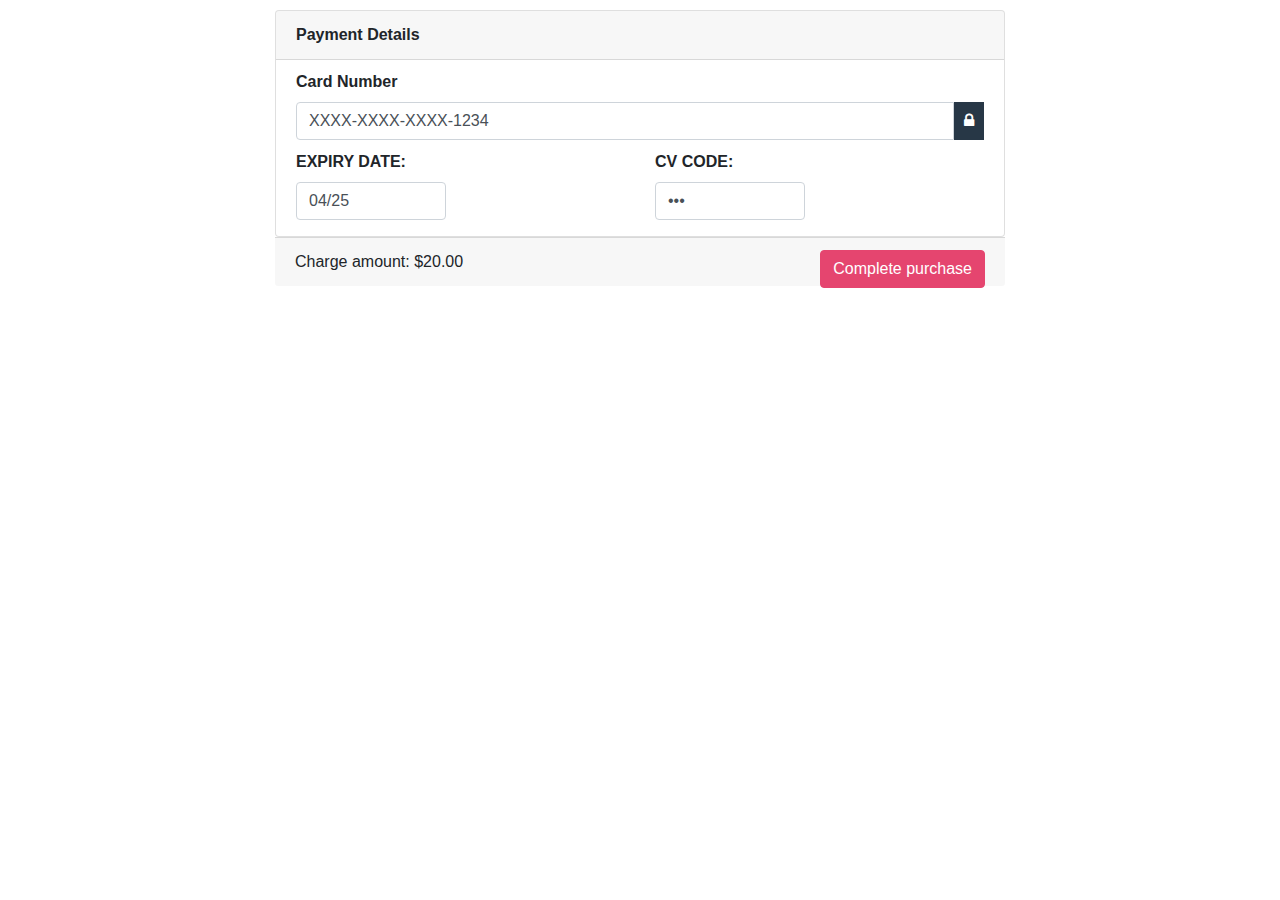
<file: cxtrendsindia/payment.html>
<!DOCTYPE html>
<html lang="en">
  <head>
    <!-- <title>Payment Interface In Bootstrap 4</title> -->
    <meta charset="utf-8" />
    <meta name="viewport" content="width=device-width, initial-scale=1" />
    <link rel="stylesheet" href="https://maxcdn.bootstrapcdn.com/bootstrap/4.3.1/css/bootstrap.min.css" />
    <link rel="stylesheet" href="https://cdnjs.cloudflare.com/ajax/libs/font-awesome/4.7.0/css/font-awesome.min.css" />
    <script
      src="https://cdnjs.cloudflare.com/ajax/libs/jquery/3.5.1/jquery.min.js"
      integrity="sha512-bLT0Qm9VnAYZDflyKcBaQ2gg0hSYNQrJ8RilYldYQ1FxQYoCLtUjuuRuZo+fjqhx/qtq/1itJ0C2ejDxltZVFg=="
      crossorigin="anonymous"
    ></script>
    <style type="text/css">
      section {
        display: flex;
        justify-content: center;
        align-items: center;
      }
      input[type='number']::-webkit-inner-spin-button,
      input[type='number']::-webkit-outer-spin-button {
        -webkit-appearance: none;
        margin: 0;
      }
      #slider {
        position: relative;
        overflow: hidden;
      }
      .fa-lock {
        background: #273746;
        color: #fff;
        line-height: 2.1;
        padding: 8%;
        width: 30px;
        text-align: center;
      }
      .container {
        margin-top: 10px !important;
      }
      @media (min-width: 360px) and (max-width: 767px) {
        .col-md-4 .form-group {
          margin-bottom: 0;
        }
      }
      .form-fields {
        width: 50%;
      }
      .payment-title {
        font-weight: 16px;
        font-weight: bold;
      }
      .card-body {
        padding-top: 10px;
        padding-bottom: 0px;
      }
      .btn-success,
      .btn-success:hover,
      .btn-success:visited {
        background-color: #e5456f !important;
        border-color: #e5456f !important;
        box-shadow: none !important;
      }

      .btn-success:active,
      .btn-success:focus {
        background-color: #c73651 !important;
        border-color: #c73651 !important;
        box-shadow: none !important;
      }

      .loader {
        position: absolute;
        background: #ffffff;
        top: 50%;
        left: 50%;
        transform: translate(-50%, -50%);
        z-index: 1;
      }

      .donut_spinner {
        display: inline-block;
        border: 4px solid rgba(0, 0, 0, 0.1);
        border-left-color: #e5456f;
        border-radius: 50%;
        width: 30px;
        height: 30px;
        animation: donut-spin 1.2s linear infinite;
        position: relative;
      }

      @keyframes donut-spin {
        0% {
          transform: rotate(0deg);
        }
        100% {
          transform: rotate(360deg);
        }
      }

      .overlay {
        display: none;
        position: absolute;
        height: 100%;
        width: 100%;
        background-color: rgba(255, 255, 255, 0.8);
        z-index: 2;
      }

      #success.overlay {
        background-color: #fff;
        padding: 14px;
      }

      #load.overlay {
        background-color: rgba(255, 255, 255, 0.8);
      }
    </style>
  </head>
  <body>
    <section id="webview-container">
      <div class="container mt-5" id="slider">
        <div class="overlay" id="load">
          <div class="loader">
            <div class="donut_spinner"></div>
          </div>
        </div>
        <div class="row">
          <div class="col-lg-2"></div>
          <div class="col-lg-8">
            <div class="card" id="payment-card">
              <div class="card-header">
                <div class="row">
                  <div class="col-md-8 payment-title">Payment Details</div>
                </div>
              </div>
              <div class="card-body">
                <div id="overlay" onclick="off()">
                  <div id="justify-content-center align-items-center">
                    <div class="spinner"></div>
                  </div>
                </div>
                <form action="" id="payment-form">
                  <label for="email" class="font-weight-bolder inputicon">Card Number</label>
                  <div class="input-group">
                    <input
                      type="text"
                      class="form-control"
                      placeholder="Valid Card Number"
                      value="XXXX-XXXX-XXXX-1234"
                    /><span class="input-group-addon"><i class="fa fa-lock"></i></span>
                  </div>
                  <div class="row">
                    <div class="col-sm-6 form-fields">
                      <div class="container p-0">
                        <label for="pwd" class="font-weight-bolder">EXPIRY DATE:</label>
                        <div class="row">
                          <div class="form-group col-xs-6 col-sm-6">
                            <input type="text" class="form-control" placeholder="MM" value="04/25" />
                          </div>
                        </div>
                      </div>
                    </div>
                    <div class="col-sm-6 form-fields">
                      <div class="container p-0">
                        <label for="pwd" class="font-weight-bolder">CV CODE:</label>
                        <div class="row">
                          <div class="form-group col-xs-6 col-sm-6">
                            <input type="password" value="123" class="form-control" placeholder="CVV" />
                          </div>
                        </div>
                      </div>
                    </div>
                  </div>
                </form>
              </div>
            </div>
            <div id="presentment" class="card-footer">
              Charge amount: <span id="charge-amount">$20.00</span>&nbsp;&nbsp;&nbsp;
              <button id="confirm-button" class="btn btn-success float-right text-right">Complete purchase</button>
            </div>
            <!-- <div id="post-payment" class="card-footer" style="display:none;">
          <button id="confirm-button" class="btn btn-success float-right text-right">Ok</button>
        </div> -->
          </div>
        </div>
      </div>
    </section>
    <script>
      ;(function (d, s, id) {
        var js,
          fjs = d.getElementsByTagName(s)[0]
        if (d.getElementById(id)) {
          return
        }
        js = d.createElement(s)
        js.id = id
        js.src = 'https://cdn.smooch.io/webview-sdk.min.js'
        fjs.parentNode.insertBefore(js, fjs)
      })(document, 'script', 'WebviewSdkScript')
    </script>
    <script>
      //Get Conversations ID
      let locationHash = window.location.hash.split('#')
      let conversationId = locationHash[1]

      $(document).ready(function () {
        function getParameterByName(name, url = window.location.href) {
          name = name.replace(/[\[\]]/g, '\\$&')
          var regex = new RegExp('[?&]' + name + '(=([^&#]*)|&|#|$)'),
            results = regex.exec(url)
          if (!results) return null
          if (!results[2]) return ''
          return decodeURIComponent(results[2].replace(/\+/g, ' '))
        }
        $(document).on('click', '#confirm-button', function (e) {
          $('#load').show()
          $.ajax({
            type: 'POST',
            url: 'https://29aaefe7-eb94-4004-916c-1bdcf2d9efa6.trayapp.io',
            data: JSON.stringify({
              events: [
                {
                  type: 'conversation:postback',
                  payload: {
                    conversation: {
                      id: conversationId
                    },
                    postback: {
                      payload: 'payment_completed'
                    },
                    source: {
                      type: 'web'
                    }
                  }
                }
              ]
            }),
            complete: function () {
              $('#load').hide()
              window.scrollTo(0, 0)
              window.WebviewSdk.close(
                () => console.log('success!'),
                (e) => console.log('failure', e)
              )
            },
            error: function (e) {
              console.log({ e })
            },
            dataType: 'json',
            contentType: 'application/json'
          })
        })
      })
    </script>
  </body>
</html>
</file>
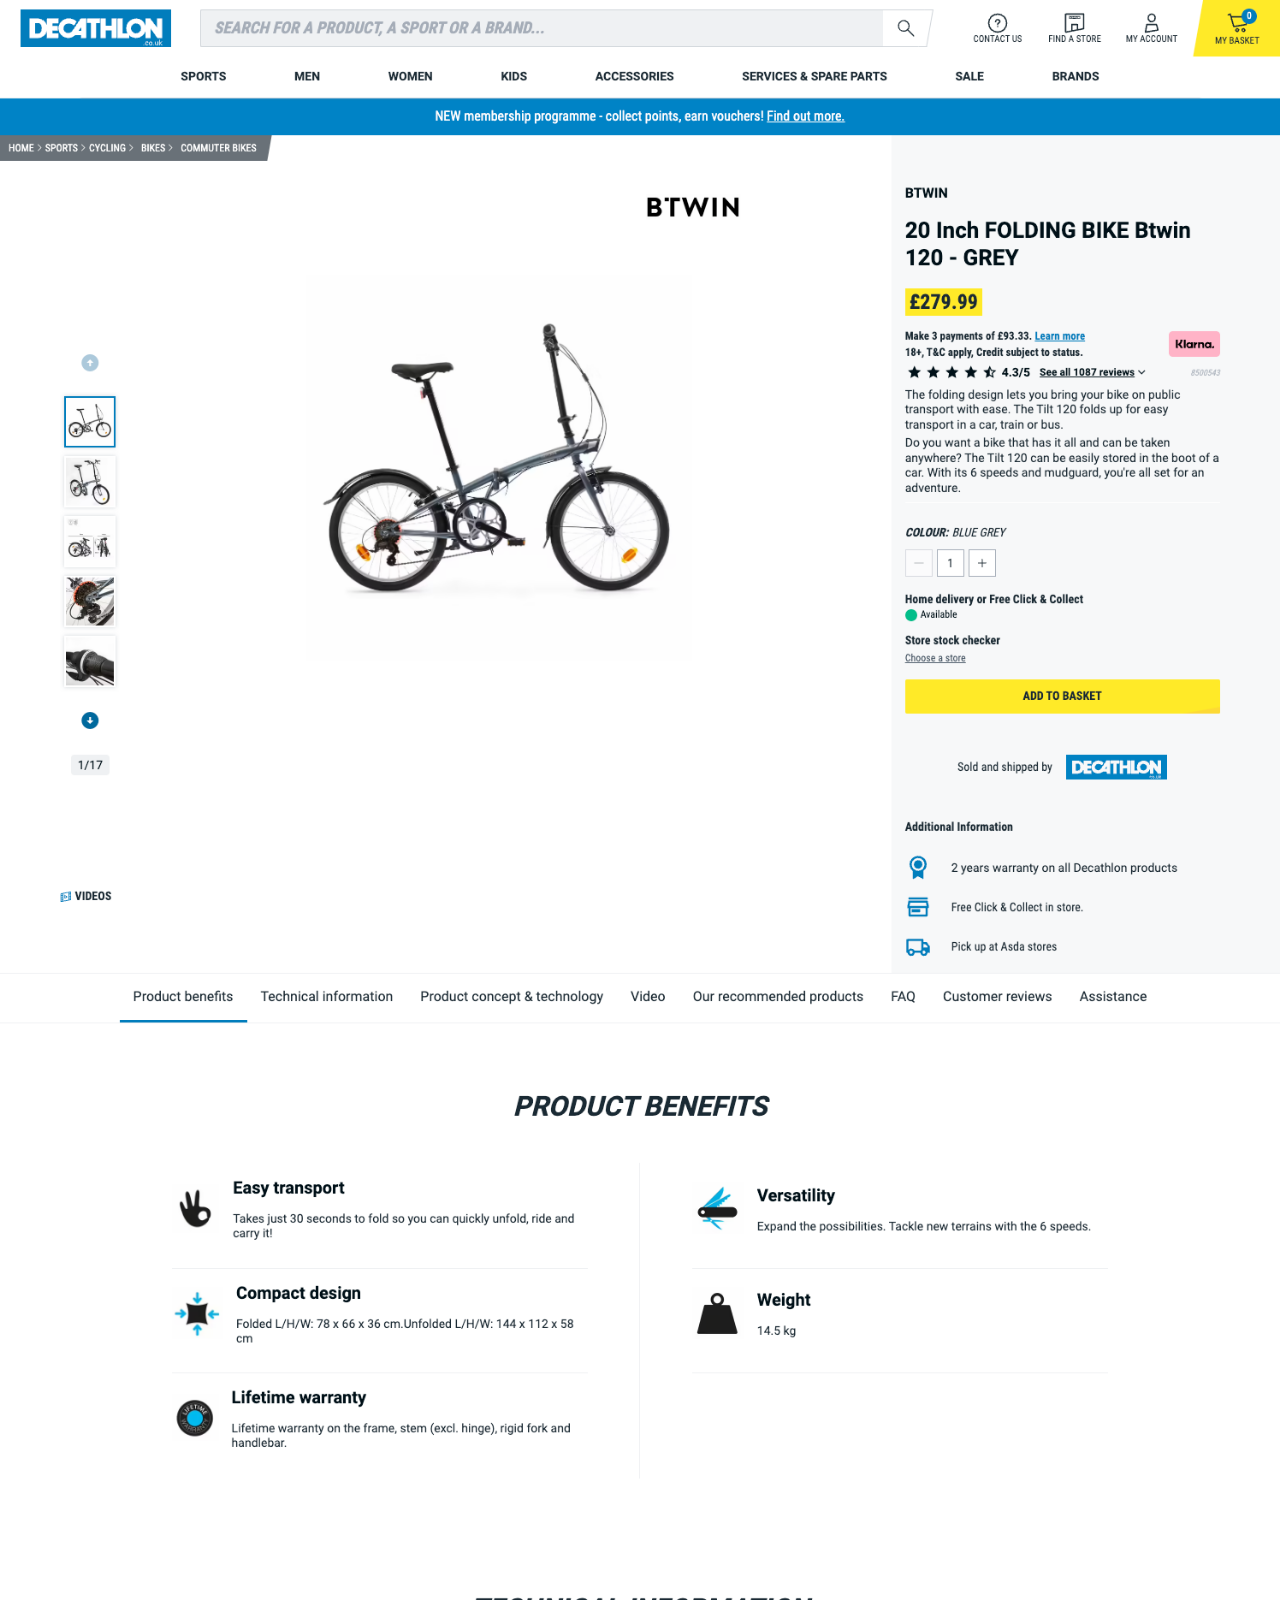
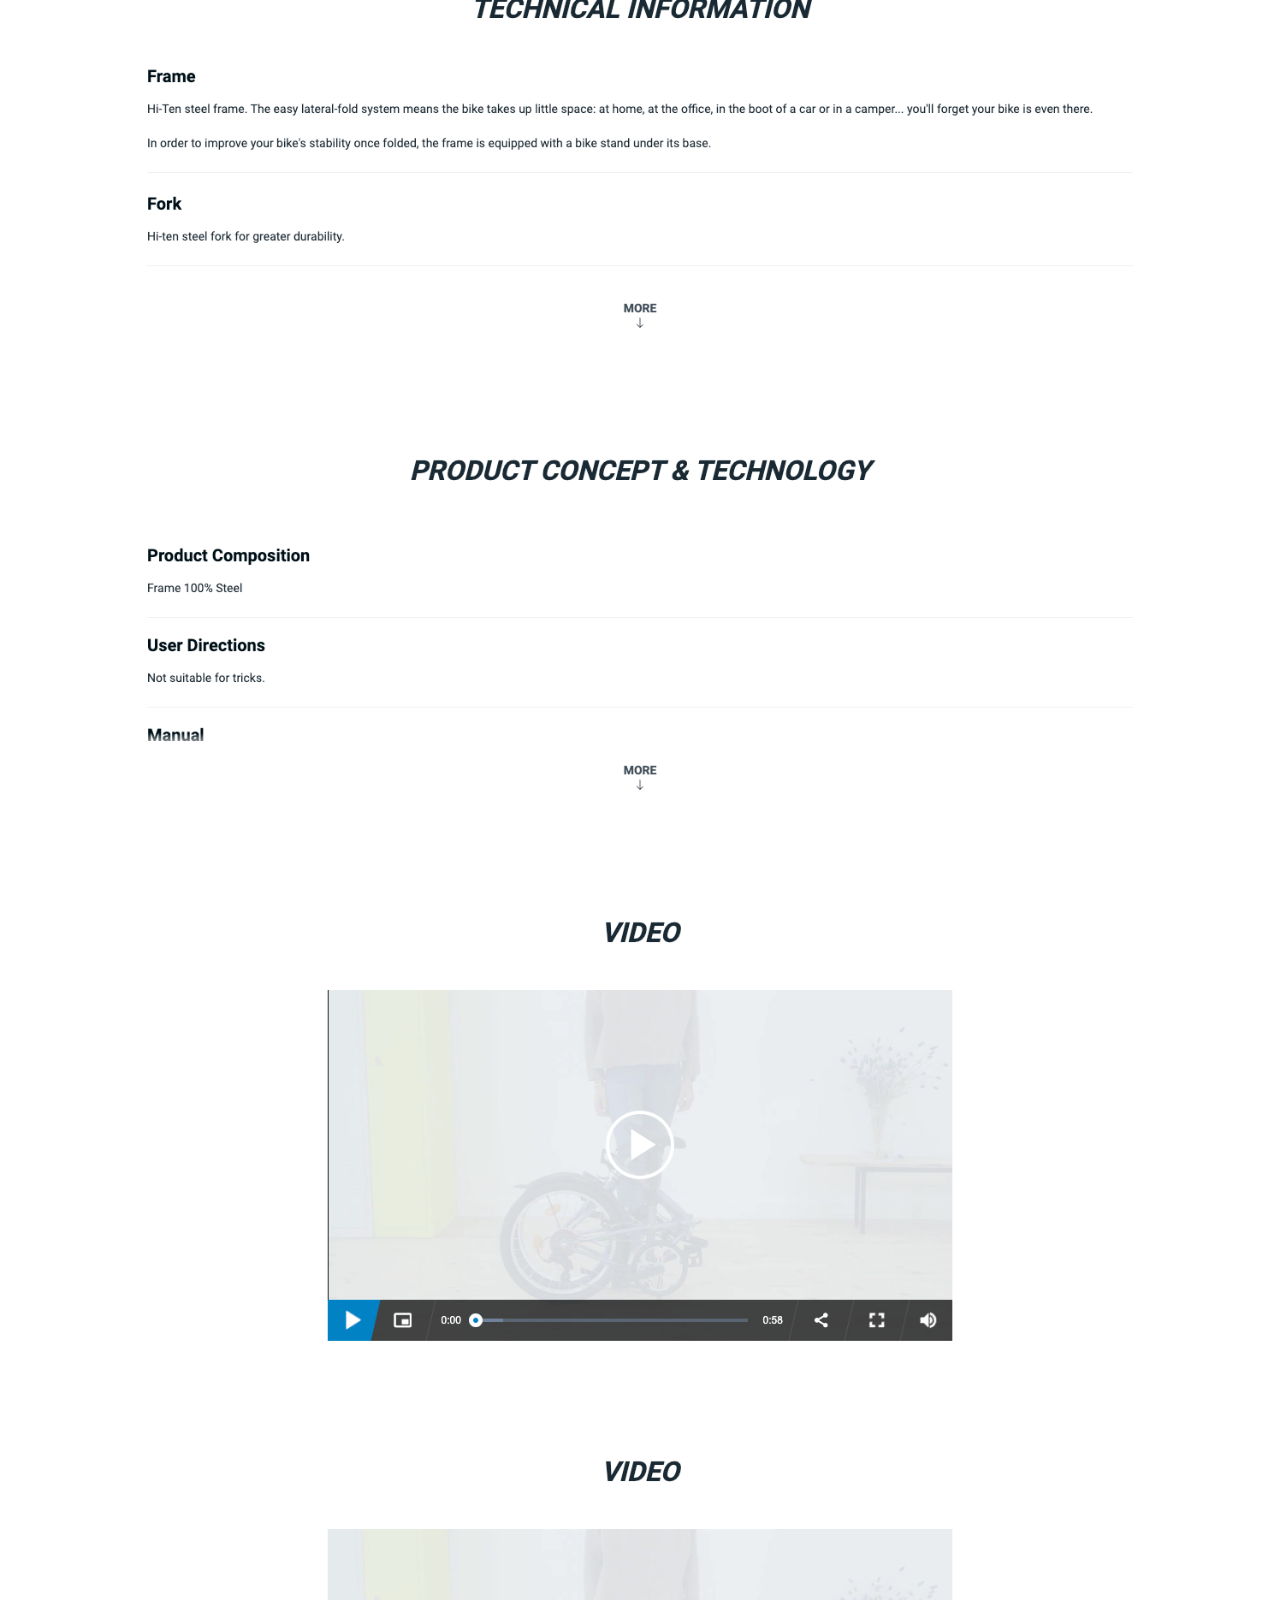
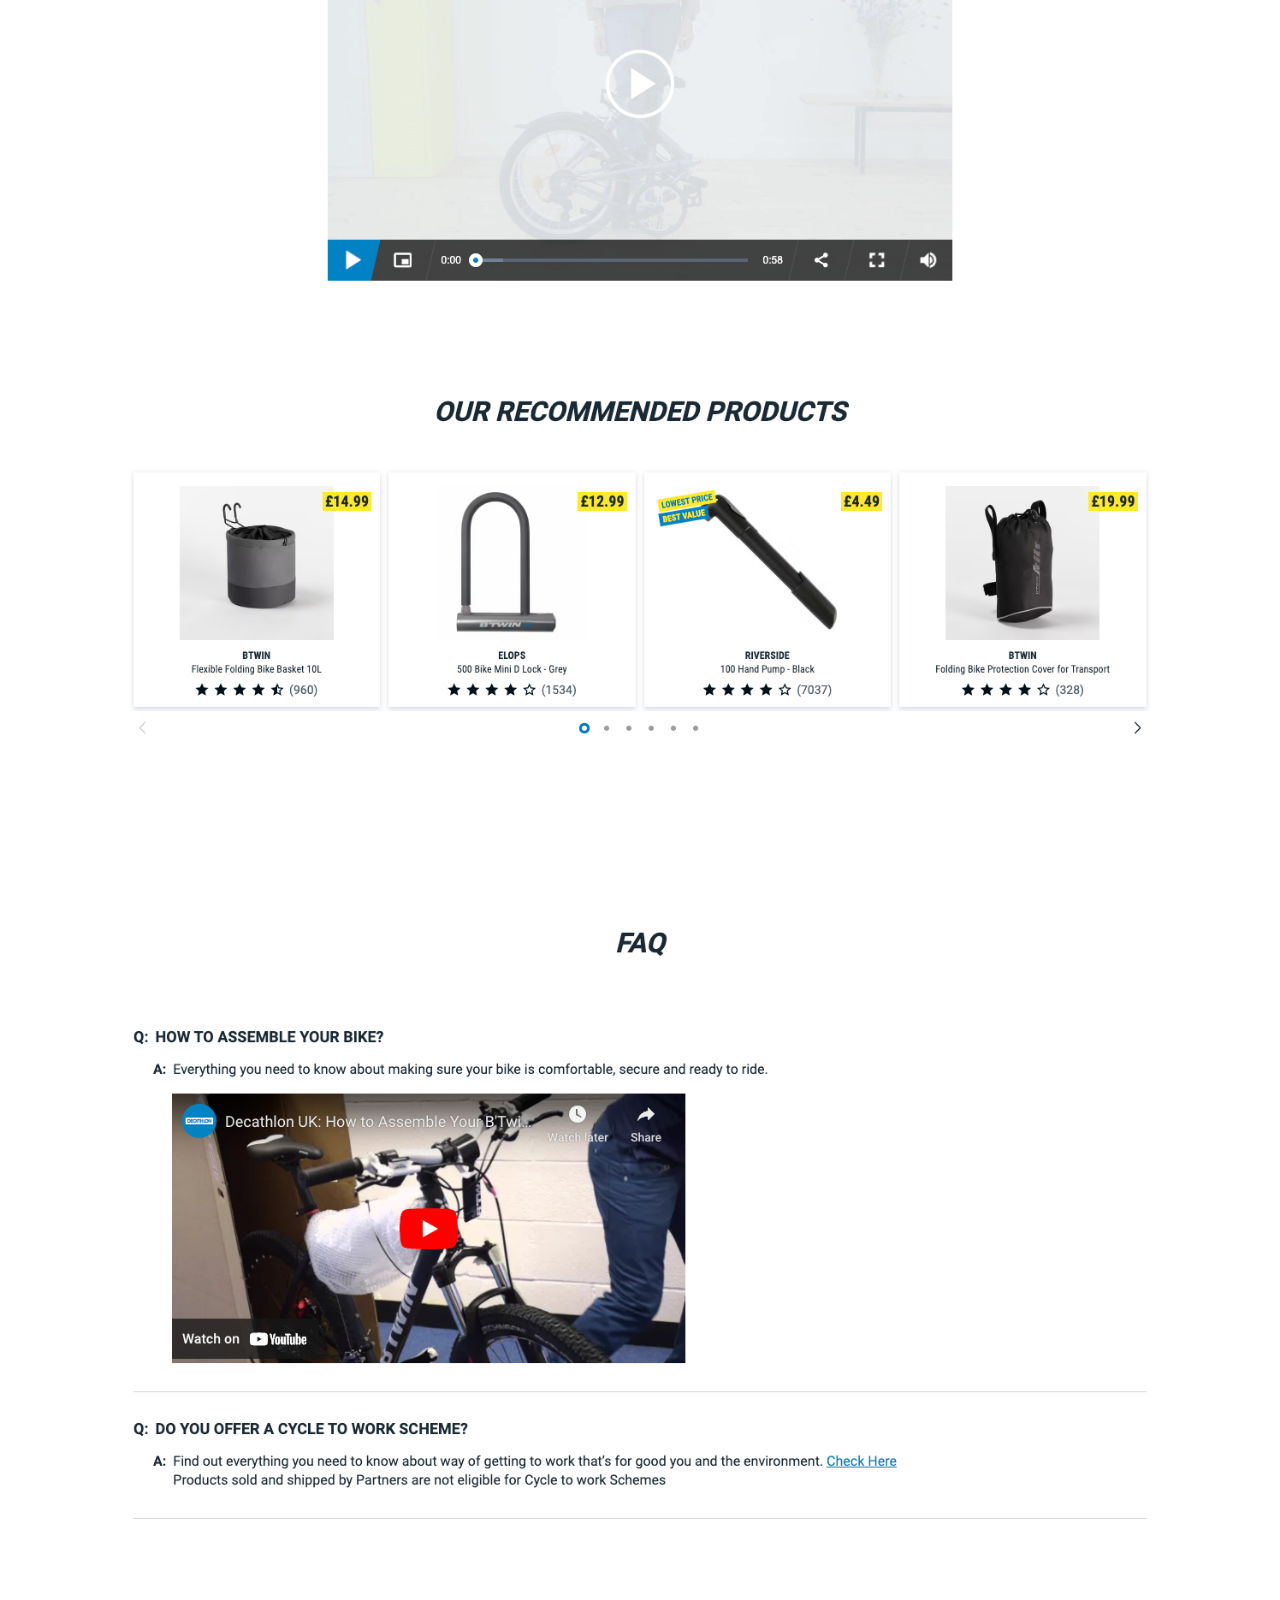
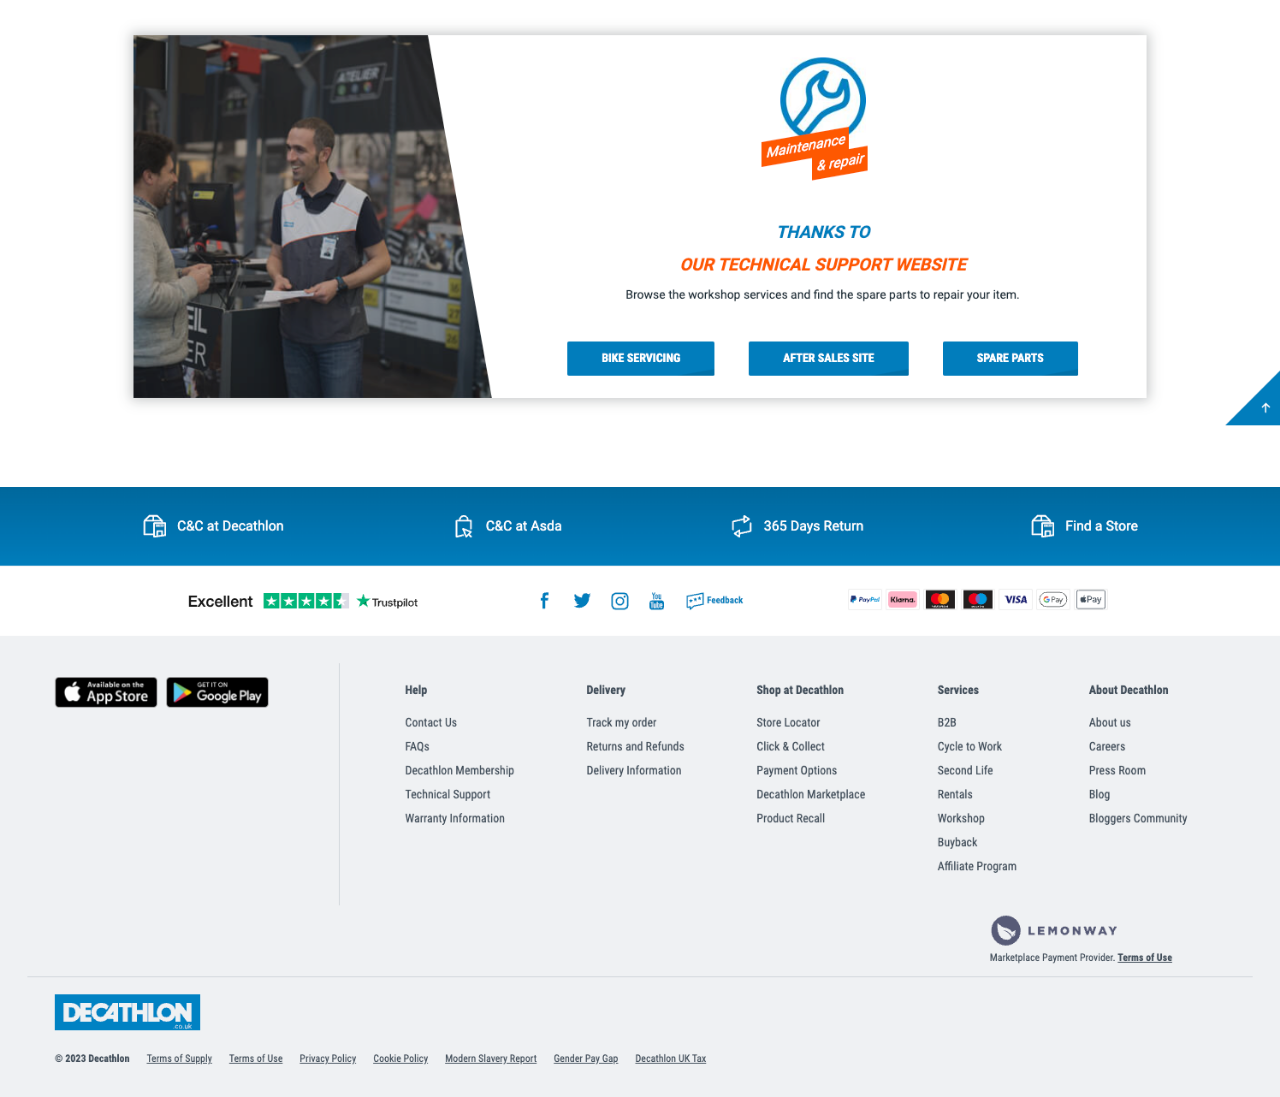
<file: decathlon/pages/bike.html>
<!DOCTYPE html>
<html>
  <head>
    <title>Decathlon</title>
    <meta charset="UTF-8" />
    <link rel="icon" href="https://www.decathlon.co.uk/render/favicon-96x96.1d72df8f08484c5c2852.png" />
    <meta name="viewport" content="width=device-width, initial-scale=1, maximum-scale=1" />
    <style>
      body {
        margin: 0;
        padding: 0;
        font-family: sans-serif;
        font-size: 15px;
      }
    </style>
    <!-- SunCo widget -->
    <script>
      !(function (o, p, s, e, c) {
        var i,
          a,
          h,
          u = [],
          d = []
        function t() {
          var t = 'You must provide a supported major version.'
          try {
            if (!c) throw new Error(t)
            var e,
              n = 'https://cdn.smooch.io/',
              r = 'smooch'
            if ((e = 'string' == typeof this.response ? JSON.parse(this.response) : this.response).url) {
              var o = p.getElementsByTagName('script')[0],
                s = p.createElement('script')
              s.async = !0
              var i = c.match(/([0-9]+).?([0-9]+)?.?([0-9]+)?/),
                a = i && i[1]
              if (i && i[3]) s.src = n + r + '.' + c + '.min.js'
              else {
                if (!(4 <= a && e['v' + a])) throw new Error(t)
                s.src = e['v' + a]
              }
              o.parentNode.insertBefore(s, o)
            }
          } catch (e) {
            e.message === t && console.error(e)
          }
        }
        ;(o[s] = {
          init: function () {
            i = arguments
            var t = {
              then: function (e) {
                return d.push({ type: 't', next: e }), t
              },
              catch: function (e) {
                return d.push({ type: 'c', next: e }), t
              }
            }
            return t
          },
          on: function () {
            u.push(arguments)
          },
          render: function () {
            a = arguments
          },
          destroy: function () {
            h = arguments
          }
        }),
          (o.__onWebMessengerHostReady__ = function (e) {
            if ((delete o.__onWebMessengerHostReady__, (o[s] = e), i))
              for (var t = e.init.apply(e, i), n = 0; n < d.length; n++) {
                var r = d[n]
                t = 't' === r.type ? t.then(r.next) : t.catch(r.next)
              }
            a && e.render.apply(e, a), h && e.destroy.apply(e, h)
            for (n = 0; n < u.length; n++) e.on.apply(e, u[n])
          })
        var n = new XMLHttpRequest()
        n.addEventListener('load', t),
          n.open('GET', 'https://' + e + '.webloader.smooch.io/', !0),
          (n.responseType = 'json'),
          n.send()
      })(window, document, 'Smooch', '640b0d9e751dc50119794404', '5')
    </script>
    <script>
      Smooch.init({
        integrationId: '640b0d9e751dc50119794404',
        soundNotificationEnabled: false,
        canUserSeeConversationList: true,
        notificationChannelPromptEnabled: false,
        integrationOrder: [],
        businessName: 'Decathlon',
        businessIconUrl: 'https://asset.brandfetch.io/idf5K0LZSL/idCavYYqqL.png',
        customColors: {
          brandColor: '0099ff',
          conversationColor: '0099ff',
          actionColor: '0099ff'
        }
        // Update HTML to allow click events on New Conversation button
      }).then(() => {
        var iframe = document.getElementById('web-messenger-container')
        iframedocument = iframe.contentDocument || iframe.contentWindow.document
        iframedocument.addEventListener(
          'click',
          function (evt) {
            initializeButton(iframedocument)
          },
          false
        )
      })
    </script>
    <script>
      // Create a conversation when the widget is opened the first time
      Smooch.on('widget:opened', () => {
        if (Smooch.getConversations().length == 0) {
          Smooch.createConversation({
            metadata: {
              language: 'en-gb',
              webpage: window.location.href
            }
          }).then((conversation) => {
            CobrowseIO.customData = {
              zendesk_web_user_id: Smooch.getConversations()[0].participants[0].userId
            }
            console.log(conversation)
          })
        }
      })
    </script>
    <script>
      // Create a conversation when user clicks "New Conversation"
      function initializeButton(iframedocument) {
        var conversationFooter = iframedocument.getElementsByClassName('conversation-group-footer')[0]
        if (conversationFooter) {
          conversationFooter.innerHTML = '<button onclick=parent.createConversation()>New Conversation</button>'
        }
      }
      function createConversation() {
        if (Smooch.isOpened()) {
          Smooch.createConversation({
            metadata: {
              language: 'en-gb',
              webpage: window.location.href
            }
          }).then((conversation) => {
            Smooch.loadConversation(conversation.id)
          })
        }
      }
    </script>
    <!-- Cobrowse snippet -->
    <script>
      ;(function (w, t, c, p, s, e) {
        p = new Promise(function (r) {
          w[c] = {
            client: function () {
              if (!s) {
                s = document.createElement(t)
                s.src = 'https://js.cobrowse.io/CobrowseIO.js'
                s.async = 1
                e = document.getElementsByTagName(t)[0]
                e.parentNode.insertBefore(s, e)
                s.onload = function () {
                  r(w[c])
                }
              }
              return p
            }
          }
        })
      })(window, 'script', 'CobrowseIO')

      CobrowseIO.license = 'Lomb1xJcbZzorw'
      CobrowseIO.client().then(function () {
        CobrowseIO.start()
      })
    </script>
  </head>
  <body>
    <div>
      <a href="checkout.html">
        <img src="img/bike.png" style="display: block; width: 100%" />
      </a>
    </div>
  </body>
</html>
</file>
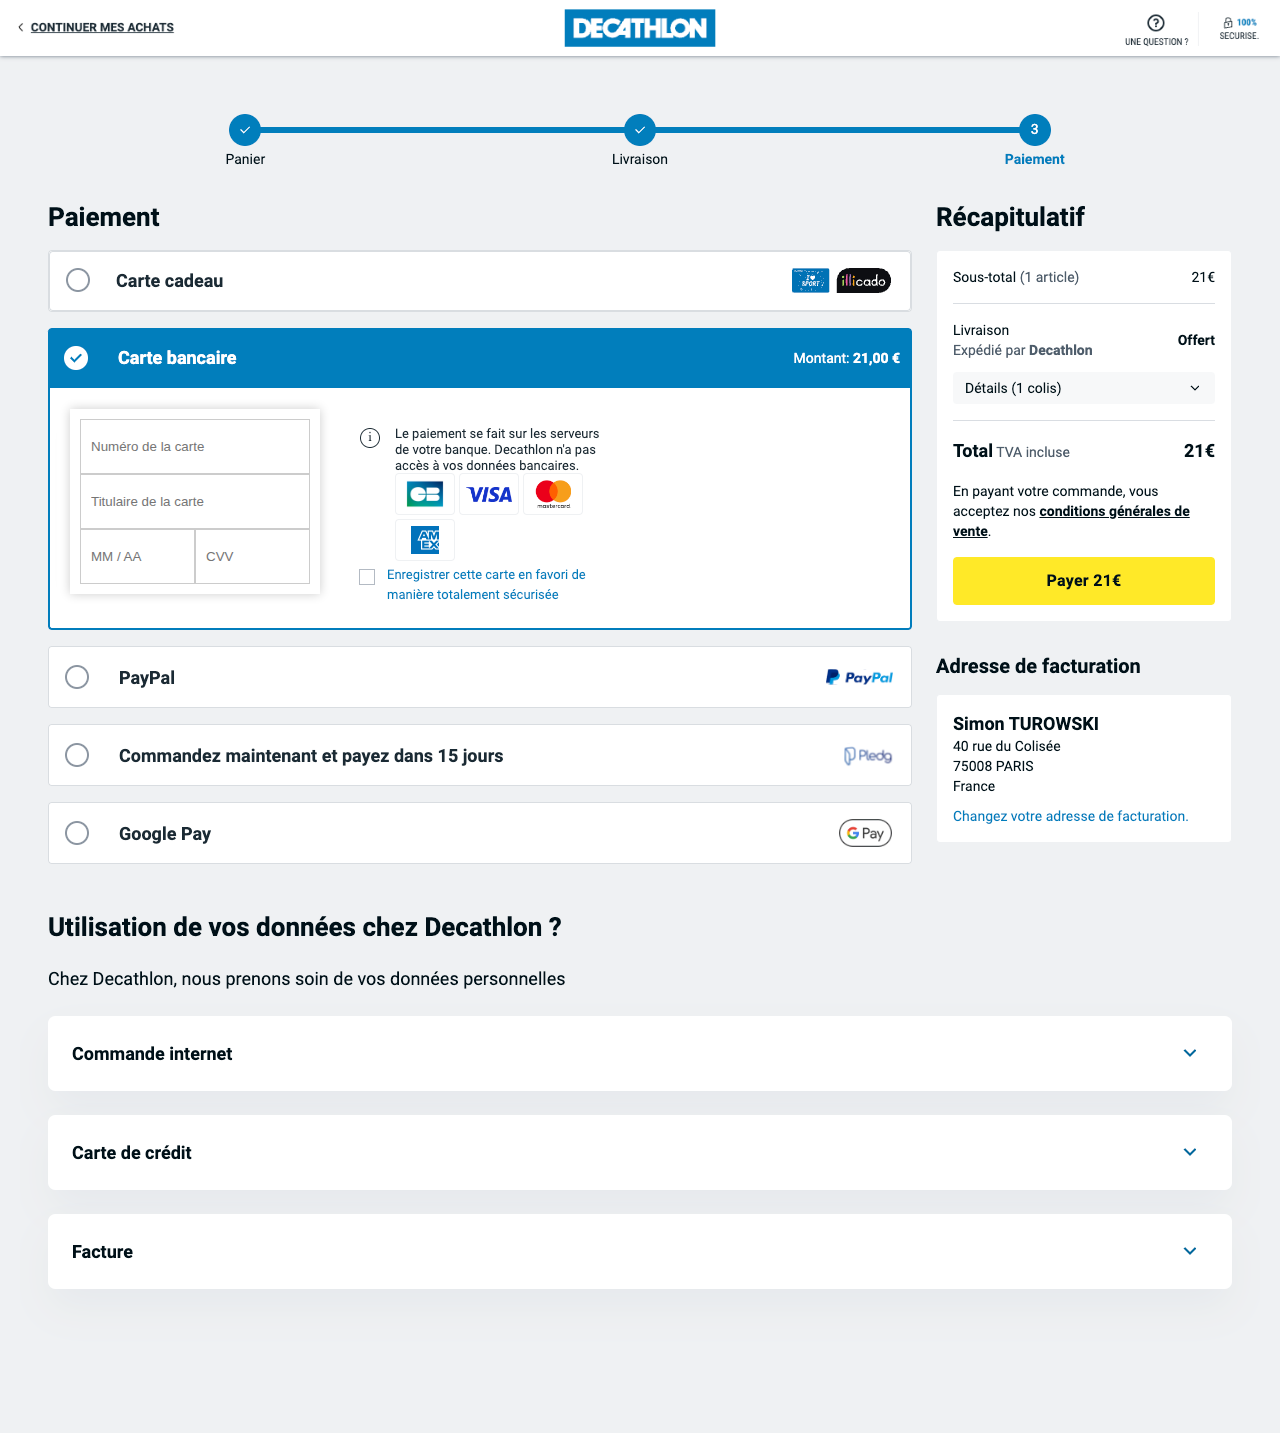
<file: decathlon/pages/checkout.html>
<!DOCTYPE html>
<html>
  <head>
    <title>Decathlon</title>
    <meta charset="UTF-8" />
    <link rel="icon" href="https://www.decathlon.co.uk/render/favicon-96x96.1d72df8f08484c5c2852.png" />
    <meta name="viewport" content="width=device-width, initial-scale=1, maximum-scale=1" />
    <style>
      body {
        margin: 0;
        padding: 0;
        font-family: sans-serif;
        font-size: 15px;
        background: #eff1f3;
      }

      .form-container {
        width: 230px;
        margin: 0 auto;
        box-shadow: 0 0 10px rgba(0, 0, 0, 0.2);
        padding: 10px;
      }

      .form-row {
        display: flex;
      }

      .form-col {
        flex: 1;
      }

      .form-input {
        height: 55px;
        padding: 10px;
        border: 1px solid #ccc;
        margin-right: 5px;
        box-sizing: border-box;
        width: 100%;
      }
    </style>
    <!-- SunCo widget -->
    <script>
      !(function (o, p, s, e, c) {
        var i,
          a,
          h,
          u = [],
          d = []
        function t() {
          var t = 'You must provide a supported major version.'
          try {
            if (!c) throw new Error(t)
            var e,
              n = 'https://cdn.smooch.io/',
              r = 'smooch'
            if ((e = 'string' == typeof this.response ? JSON.parse(this.response) : this.response).url) {
              var o = p.getElementsByTagName('script')[0],
                s = p.createElement('script')
              s.async = !0
              var i = c.match(/([0-9]+).?([0-9]+)?.?([0-9]+)?/),
                a = i && i[1]
              if (i && i[3]) s.src = n + r + '.' + c + '.min.js'
              else {
                if (!(4 <= a && e['v' + a])) throw new Error(t)
                s.src = e['v' + a]
              }
              o.parentNode.insertBefore(s, o)
            }
          } catch (e) {
            e.message === t && console.error(e)
          }
        }
        ;(o[s] = {
          init: function () {
            i = arguments
            var t = {
              then: function (e) {
                return d.push({ type: 't', next: e }), t
              },
              catch: function (e) {
                return d.push({ type: 'c', next: e }), t
              }
            }
            return t
          },
          on: function () {
            u.push(arguments)
          },
          render: function () {
            a = arguments
          },
          destroy: function () {
            h = arguments
          }
        }),
          (o.__onWebMessengerHostReady__ = function (e) {
            if ((delete o.__onWebMessengerHostReady__, (o[s] = e), i))
              for (var t = e.init.apply(e, i), n = 0; n < d.length; n++) {
                var r = d[n]
                t = 't' === r.type ? t.then(r.next) : t.catch(r.next)
              }
            a && e.render.apply(e, a), h && e.destroy.apply(e, h)
            for (n = 0; n < u.length; n++) e.on.apply(e, u[n])
          })
        var n = new XMLHttpRequest()
        n.addEventListener('load', t),
          n.open('GET', 'https://' + e + '.webloader.smooch.io/', !0),
          (n.responseType = 'json'),
          n.send()
      })(window, document, 'Smooch', '640b0d9e751dc50119794404', '5')
    </script>
    <script>
      Smooch.init({
        integrationId: '640b0d9e751dc50119794404',
        soundNotificationEnabled: false,
        canUserSeeConversationList: true,
        notificationChannelPromptEnabled: false,
        integrationOrder: [],
        businessName: 'Decathlon',
        businessIconUrl: 'https://asset.brandfetch.io/idf5K0LZSL/idCavYYqqL.png',
        customColors: {
          brandColor: '0099ff',
          conversationColor: '0099ff',
          actionColor: '0099ff'
        }
        // Update HTML to allow click events on New Conversation button
      }).then(() => {
        var iframe = document.getElementById('web-messenger-container')
        iframedocument = iframe.contentDocument || iframe.contentWindow.document
        iframedocument.addEventListener(
          'click',
          function (evt) {
            initializeButton(iframedocument)
          },
          false
        )
      })
    </script>
    <script>
      // Create a conversation when the widget is opened the first time
      Smooch.on('widget:opened', () => {
        if (Smooch.getConversations().length == 0) {
          Smooch.createConversation({
            metadata: {
              language: 'en-gb',
              webpage: window.location.href
            }
          }).then((conversation) => {
            CobrowseIO.customData = {
              zendesk_web_user_id: Smooch.getConversations()[0].participants[0].userId
            }
            console.log(conversation)
          })
        }
      })
    </script>
    <script>
      // Create a conversation when user clicks "New Conversation"
      function initializeButton(iframedocument) {
        var conversationFooter = iframedocument.getElementsByClassName('conversation-group-footer')[0]
        if (conversationFooter) {
          conversationFooter.innerHTML = '<button onclick=parent.createConversation()>New Conversation</button>'
        }
      }
      function createConversation() {
        if (Smooch.isOpened()) {
          Smooch.createConversation({
            metadata: {
              language: 'en-gb',
              webpage: window.location.href
            }
          }).then((conversation) => {
            Smooch.loadConversation(conversation.id)
          })
        }
      }
    </script>
    <!-- Cobrowse snippet -->
    <script>
      ;(function (w, t, c, p, s, e) {
        p = new Promise(function (r) {
          w[c] = {
            client: function () {
              if (!s) {
                s = document.createElement(t)
                s.src = 'https://js.cobrowse.io/CobrowseIO.js'
                s.async = 1
                e = document.getElementsByTagName(t)[0]
                e.parentNode.insertBefore(s, e)
                s.onload = function () {
                  r(w[c])
                }
              }
              return p
            }
          }
        })
      })(window, 'script', 'CobrowseIO')

      CobrowseIO.redactedViews = ['.form-container']
      CobrowseIO.license = 'Lomb1xJcbZzorw'
      CobrowseIO.client().then(function () {
        CobrowseIO.start()
      })
    </script>
  </head>
  <body>
    <div style="background: url(img/checkout-header.png)">
      <img src="img/checkout-header.png" style="display: block; width: 100%" />
    </div>
    <div style="margin: 0; background: #eff1f3">
      <div style="display: block; width: 1240px; margin: 0 auto">
        <img src="img/checkout-container-01.png" style="display: block; width: 100%" />
        <div style="position: relative">
          <img
            src="img/checkout-container-02.png"
            style="position: absolute; left: 0; top: 0; display: block; width: 100%; z-index: 0"
          />
          <div style="display: block; position: absolute; top: 80px; left: 50px; z-index: 1">
            <div class="form-container">
              <div class="form-row">
                <div class="form-col">
                  <input type="text" class="form-input" placeholder="Numéro de la carte" />
                </div>
              </div>
              <div class="form-row">
                <div class="form-col">
                  <input type="text" class="form-input" placeholder="Titulaire de la carte" />
                </div>
              </div>
              <div class="form-row">
                <div class="form-col" style="width: 50%">
                  <input type="text" class="form-input" placeholder="MM / AA" />
                </div>
                <div class="form-col" style="width: 50%">
                  <input type="text" class="form-input" placeholder="CVV" />
                </div>
              </div>
            </div>
          </div>
        </div>
        <img src="img/checkout-container-03.png" style="display: block; padding-top: 312px; width: 100%" />
      </div>
    </div>
  </body>
</html>
</file>
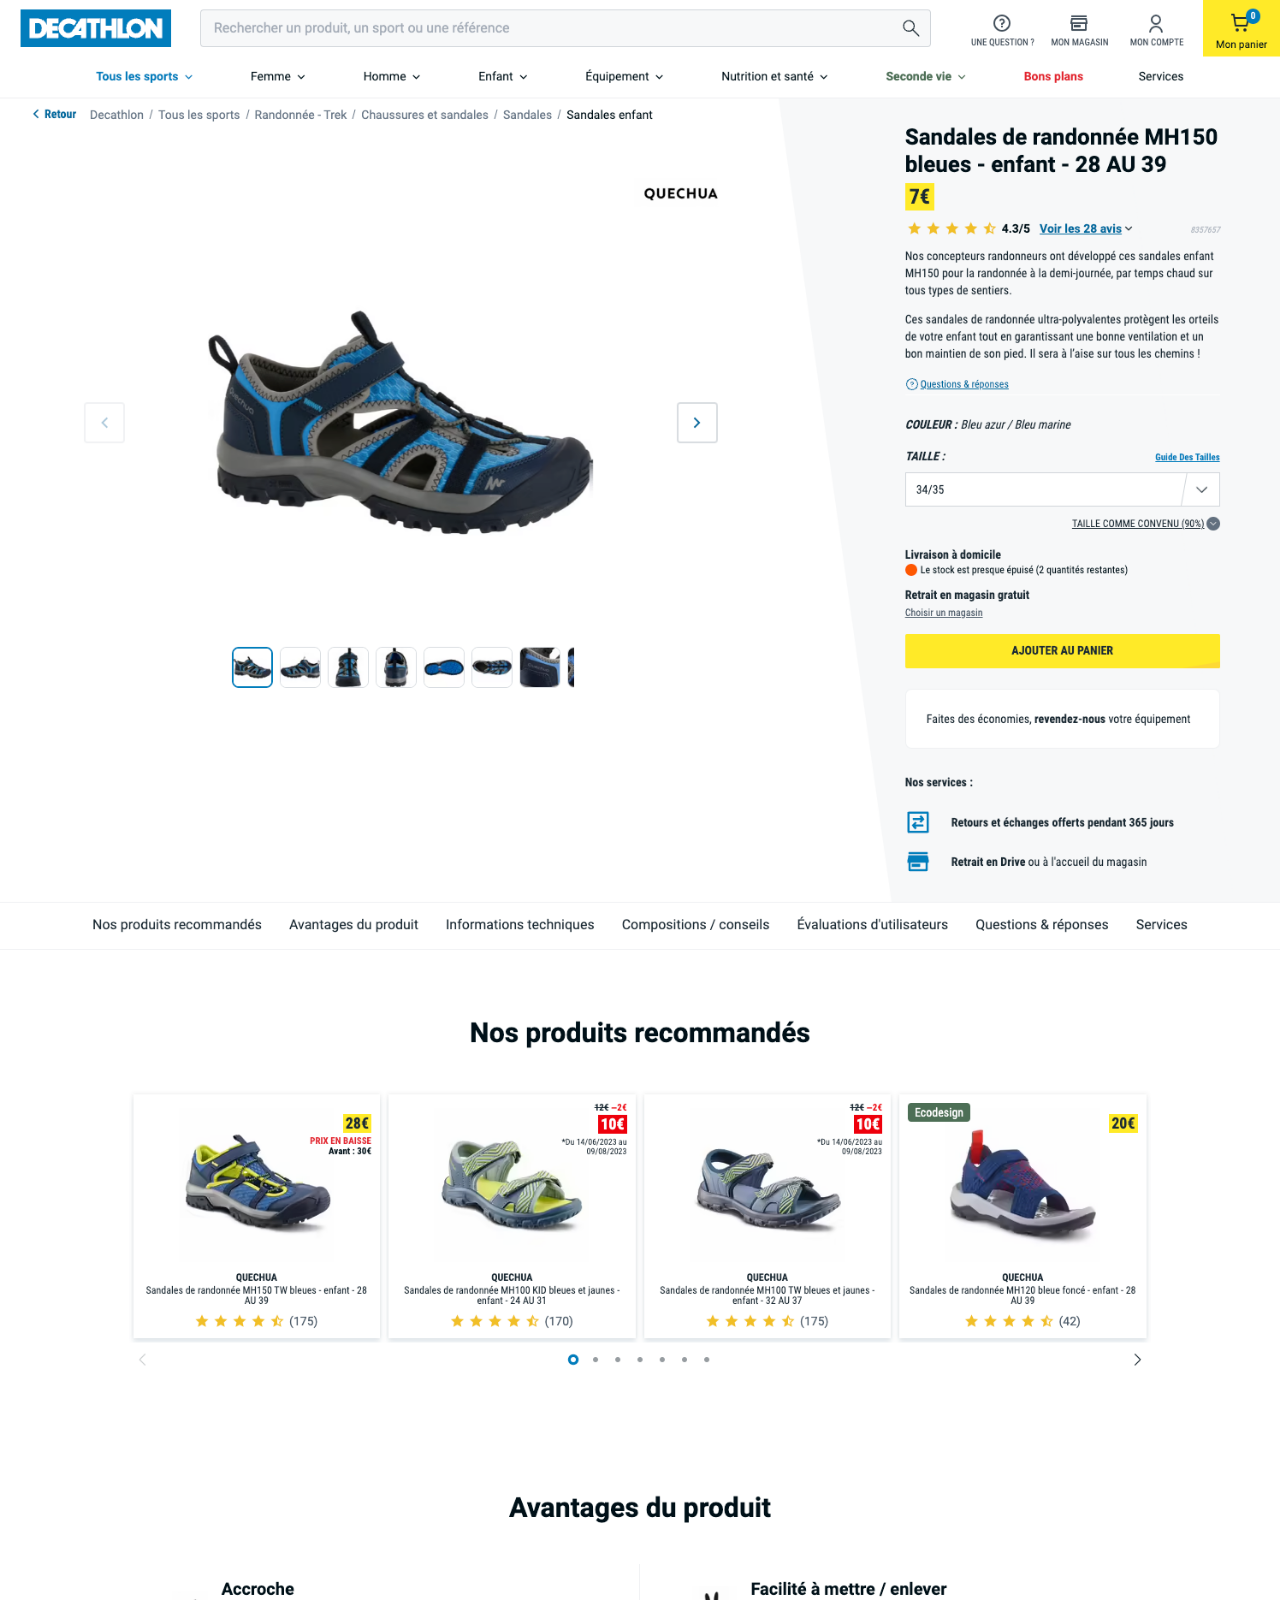
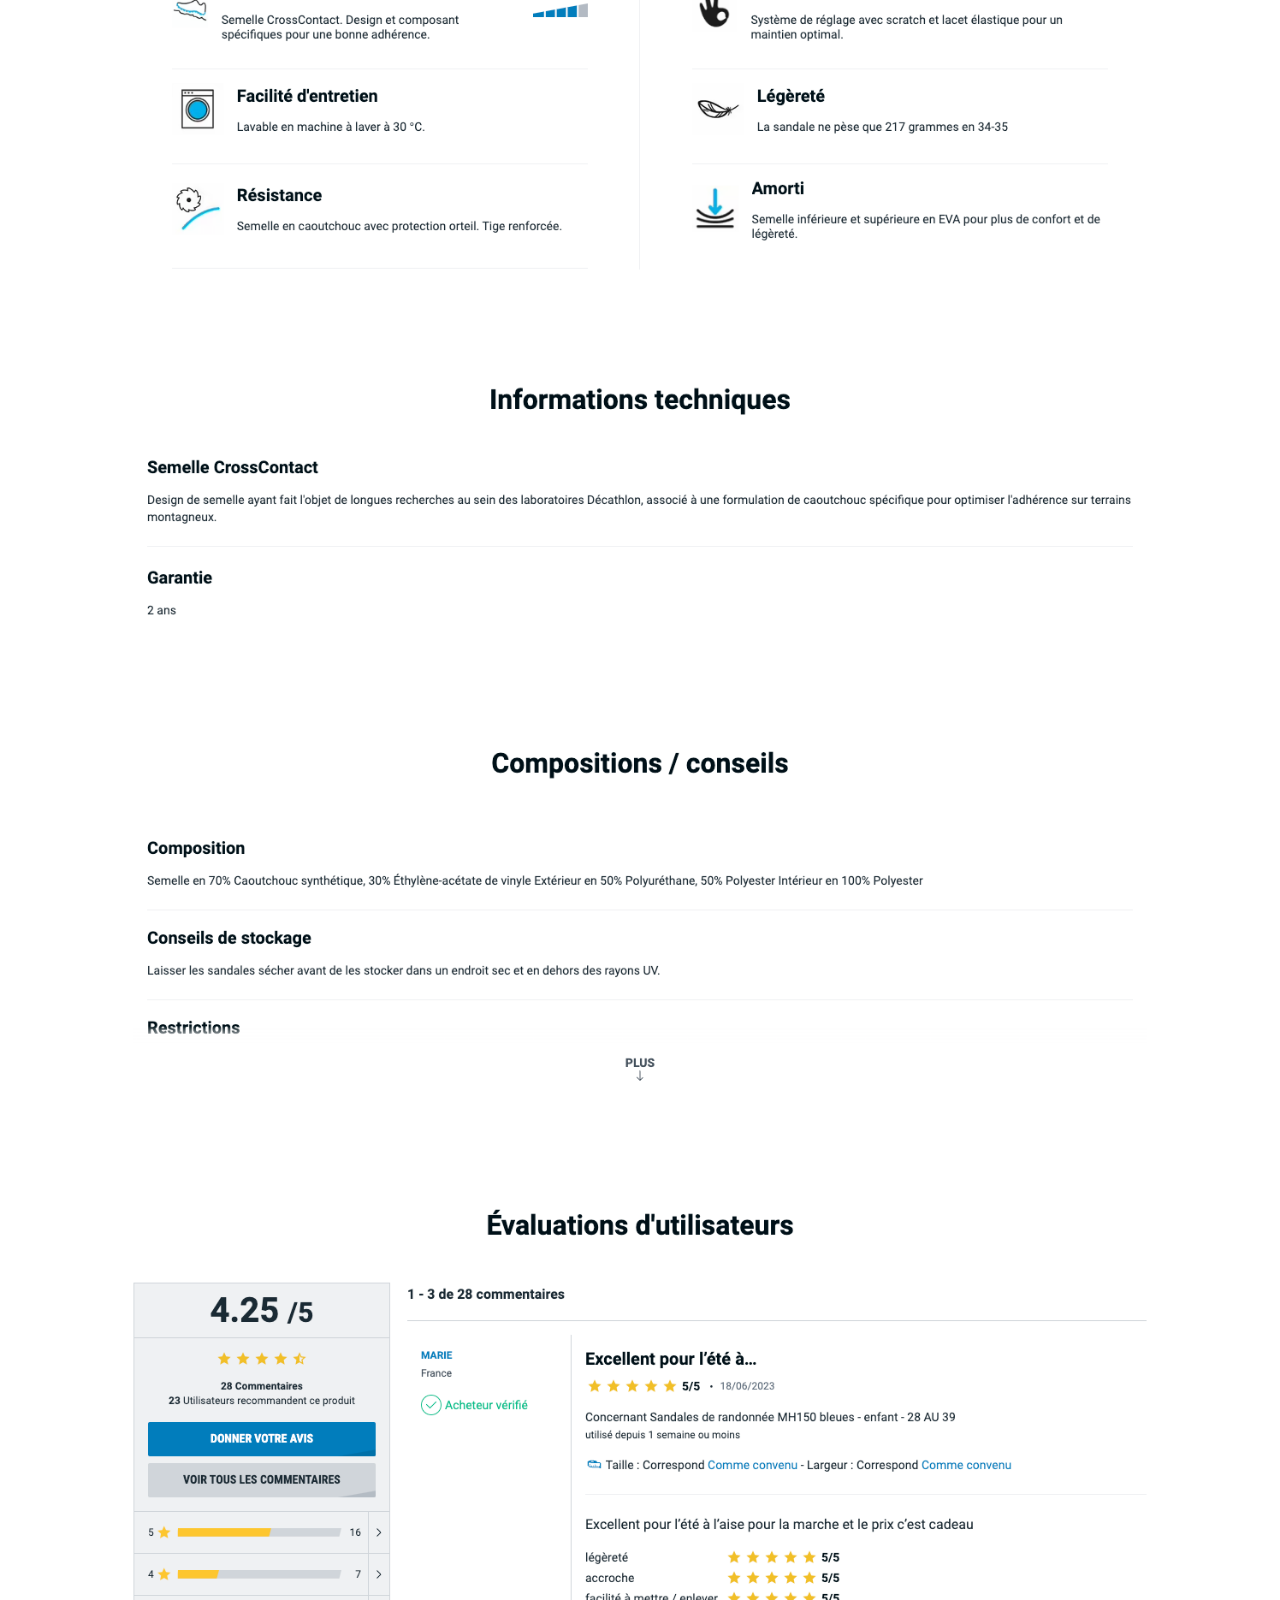
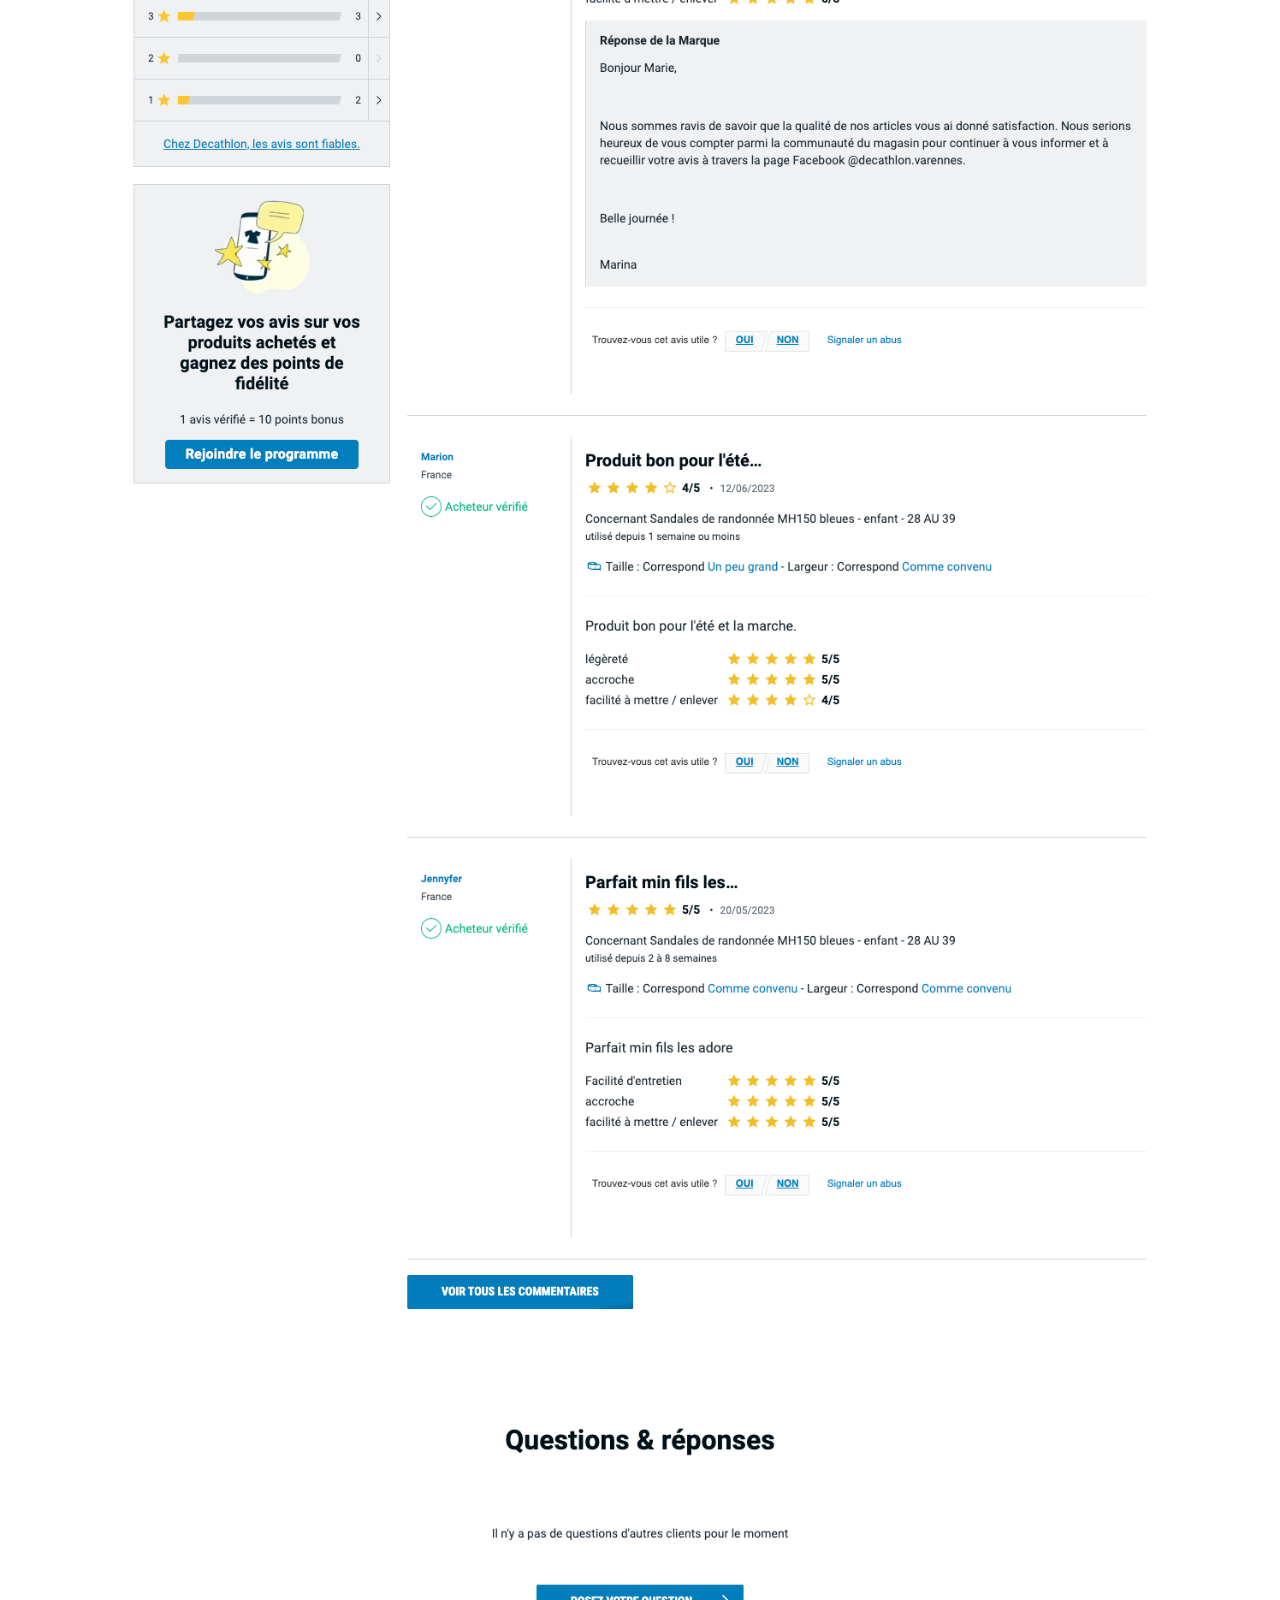
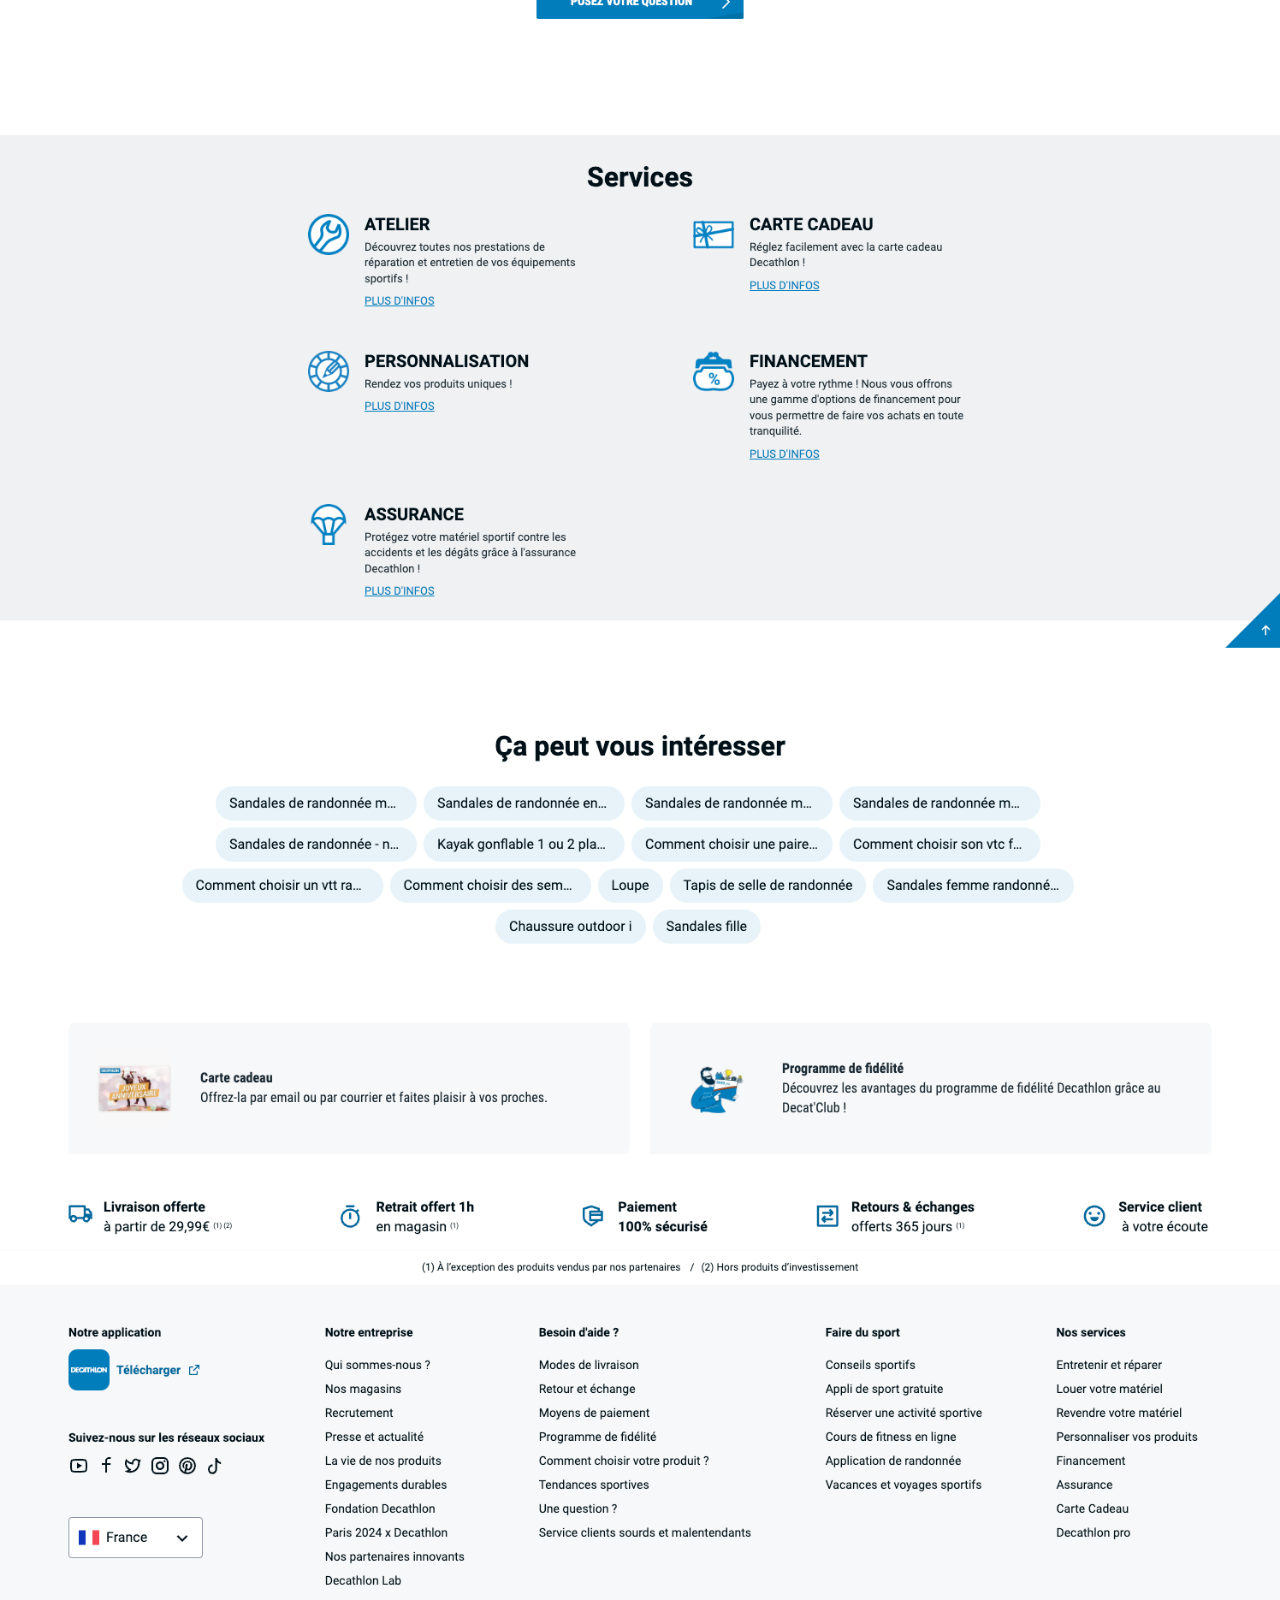
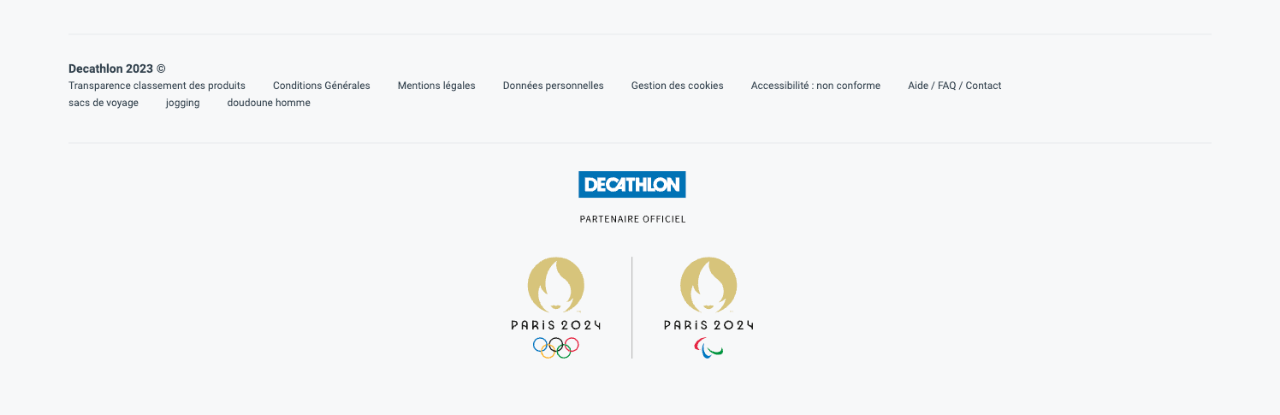
<file: decathlon/pages/shoes.html>
<!DOCTYPE html>
<html>
  <head>
    <title>Decathlon</title>
    <meta charset="UTF-8" />
    <link rel="icon" href="https://www.decathlon.co.uk/render/favicon-96x96.1d72df8f08484c5c2852.png" />
    <meta name="viewport" content="width=device-width, initial-scale=1, maximum-scale=1" />
    <style>
      body {
        margin: 0;
        padding: 0;
        font-family: sans-serif;
        font-size: 15px;
      }
    </style>
    <!-- SunCo widget -->
    <script>
      !(function (o, p, s, e, c) {
        var i,
          a,
          h,
          u = [],
          d = []
        function t() {
          var t = 'You must provide a supported major version.'
          try {
            if (!c) throw new Error(t)
            var e,
              n = 'https://cdn.smooch.io/',
              r = 'smooch'
            if ((e = 'string' == typeof this.response ? JSON.parse(this.response) : this.response).url) {
              var o = p.getElementsByTagName('script')[0],
                s = p.createElement('script')
              s.async = !0
              var i = c.match(/([0-9]+).?([0-9]+)?.?([0-9]+)?/),
                a = i && i[1]
              if (i && i[3]) s.src = n + r + '.' + c + '.min.js'
              else {
                if (!(4 <= a && e['v' + a])) throw new Error(t)
                s.src = e['v' + a]
              }
              o.parentNode.insertBefore(s, o)
            }
          } catch (e) {
            e.message === t && console.error(e)
          }
        }
        ;(o[s] = {
          init: function () {
            i = arguments
            var t = {
              then: function (e) {
                return d.push({ type: 't', next: e }), t
              },
              catch: function (e) {
                return d.push({ type: 'c', next: e }), t
              }
            }
            return t
          },
          on: function () {
            u.push(arguments)
          },
          render: function () {
            a = arguments
          },
          destroy: function () {
            h = arguments
          }
        }),
          (o.__onWebMessengerHostReady__ = function (e) {
            if ((delete o.__onWebMessengerHostReady__, (o[s] = e), i))
              for (var t = e.init.apply(e, i), n = 0; n < d.length; n++) {
                var r = d[n]
                t = 't' === r.type ? t.then(r.next) : t.catch(r.next)
              }
            a && e.render.apply(e, a), h && e.destroy.apply(e, h)
            for (n = 0; n < u.length; n++) e.on.apply(e, u[n])
          })
        var n = new XMLHttpRequest()
        n.addEventListener('load', t),
          n.open('GET', 'https://' + e + '.webloader.smooch.io/', !0),
          (n.responseType = 'json'),
          n.send()
      })(window, document, 'Smooch', '640b0d9e751dc50119794404', '5')
    </script>
    <script>
      Smooch.init({
        integrationId: '640b0d9e751dc50119794404',
        soundNotificationEnabled: false,
        canUserSeeConversationList: true,
        notificationChannelPromptEnabled: false,
        integrationOrder: [],
        businessName: 'Decathlon',
        businessIconUrl: 'https://asset.brandfetch.io/idf5K0LZSL/idCavYYqqL.png',
        customColors: {
          brandColor: '0099ff',
          conversationColor: '0099ff',
          actionColor: '0099ff'
        }
        // Update HTML to allow click events on New Conversation button
      }).then(() => {
        var iframe = document.getElementById('web-messenger-container')
        iframedocument = iframe.contentDocument || iframe.contentWindow.document
        iframedocument.addEventListener(
          'click',
          function (evt) {
            initializeButton(iframedocument)
          },
          false
        )
      })
    </script>
    <script>
      // Create a conversation when the widget is opened the first time
      Smooch.on('widget:opened', () => {
        if (Smooch.getConversations().length == 0) {
          Smooch.createConversation({
            metadata: {
              language: 'en-gb',
              webpage: window.location.href
            }
          }).then((conversation) => {
            CobrowseIO.customData = {
              zendesk_web_user_id: Smooch.getConversations()[0].participants[0].userId
            }
            console.log(conversation)
          })
        }
      })
    </script>
    <script>
      // Create a conversation when user clicks "New Conversation"
      function initializeButton(iframedocument) {
        var conversationFooter = iframedocument.getElementsByClassName('conversation-group-footer')[0]
        if (conversationFooter) {
          conversationFooter.innerHTML = '<button onclick=parent.createConversation()>New Conversation</button>'
        }
      }
      function createConversation() {
        if (Smooch.isOpened()) {
          Smooch.createConversation({
            metadata: {
              language: 'en-gb',
              webpage: window.location.href
            }
          }).then((conversation) => {
            Smooch.loadConversation(conversation.id)
          })
        }
      }
    </script>
    <!-- Cobrowse snippet -->
    <script>
      ;(function (w, t, c, p, s, e) {
        p = new Promise(function (r) {
          w[c] = {
            client: function () {
              if (!s) {
                s = document.createElement(t)
                s.src = 'https://js.cobrowse.io/CobrowseIO.js'
                s.async = 1
                e = document.getElementsByTagName(t)[0]
                e.parentNode.insertBefore(s, e)
                s.onload = function () {
                  r(w[c])
                }
              }
              return p
            }
          }
        })
      })(window, 'script', 'CobrowseIO')

      CobrowseIO.license = 'Lomb1xJcbZzorw'
      CobrowseIO.client().then(function () {
        CobrowseIO.start()
      })
    </script>
  </head>
  <body>
    <div>
      <a href="https://z3ndemos.github.io/decathlon/tickets/tickets.html?requester=lbison.demozd@gmail.com">
        <img src="img/shoes.png" style="display: block; width: 100%" />
      </a>
    </div>
  </body>
</html>
</file>
